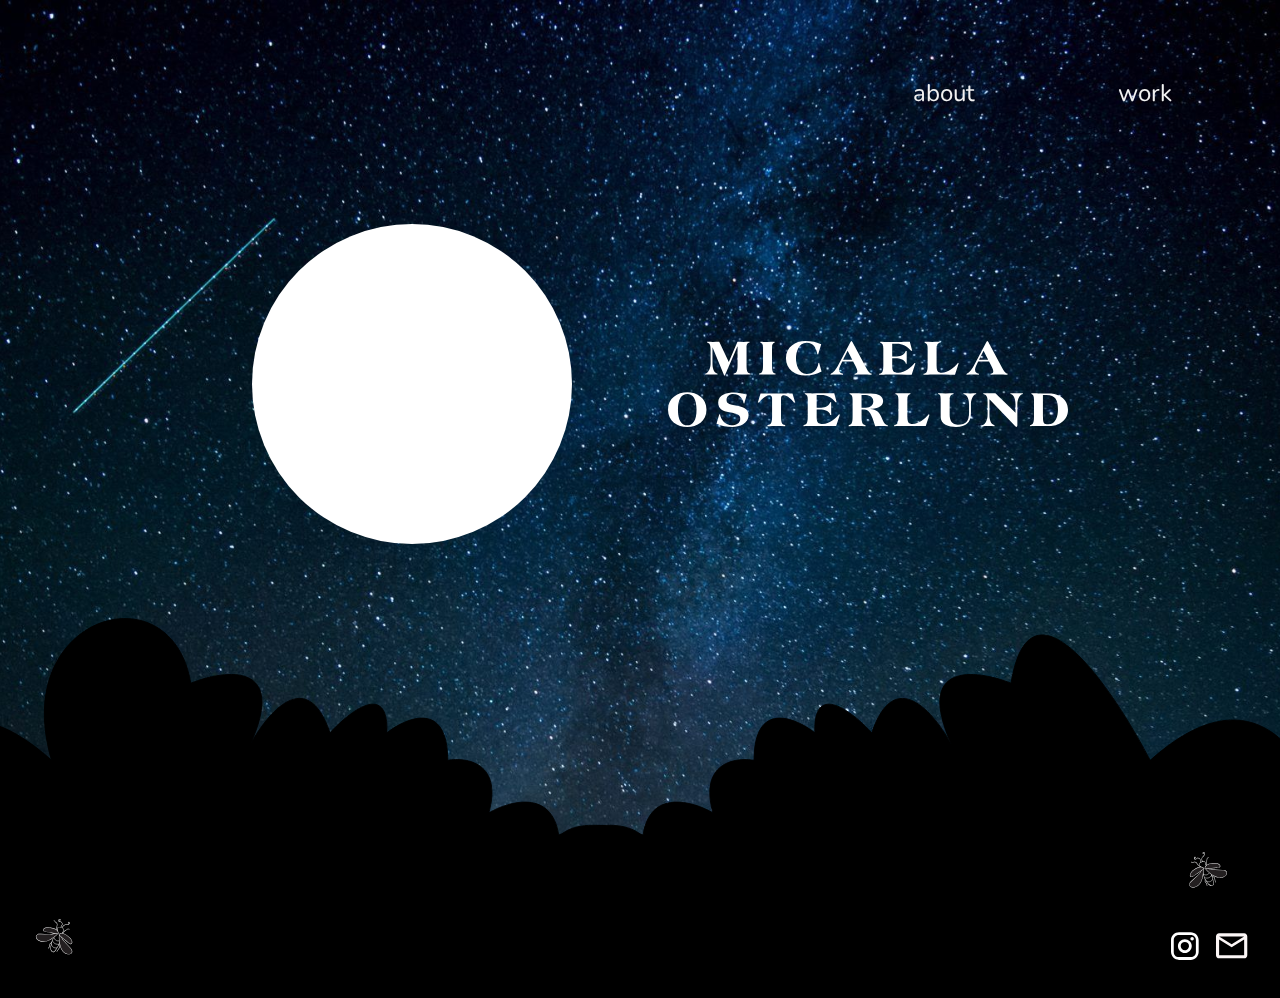
<file: index.html>
<!-- MICAELA OSTERLUND
================================================================== -->

<!DOCTYPE html>

<head>

  <title>Micaela Osterlund</title>
  <meta charset="UTF-8">
  <meta name="description" content="A graphic designer based in the Niagara Region.">
  <meta name="viewport" content="width=device-width, initial-scale=1">
  <link rel="stylesheet" href="styles.css">
  <link rel="preconnect" href="https://fonts.googleapis.com">
  <link rel="preconnect" href="https://fonts.gstatic.com" crossorigin>
  <link href="https://fonts.googleapis.com/css2?family=Nunito:wght@400;700&display=swap" rel="stylesheet">

</head>

<body class="home">

 
  <!-- NAVIGATION -->
  <nav>
    <a href="index.html" class="home-link">home</a>
    <a href="about.html" class="about-link">about</a>
    <a href="work.html" class="work-link">work</a>
  </nav>

  <!-- HEADER  -->
  <header>
    <a href="index.html" class="moon-and-stars">
      <img src="images/moon-and-stars.svg" alt="moon and stars">
    </a>
    <div class="nav-toggle">
      <span></span>
      <span></span>
      <span></span>
    </div>
  </header>



  <!-- PAGE CONTENT -->
  <main>

    <!-- BLINKING STARS -->
    <div class="star star-1"><img src="images/star.svg" alt=""></div>
    <div class="star star-2"><img src="images/star.svg" alt=""></div>
    <div class="star star-3"><img src="images/star.svg" alt=""></div>
    <div class="star star-4"><img src="images/star.svg" alt=""></div>
    <div class="star star-5"><img src="images/star.svg" alt=""></div>
    <div class="star star-6"><img src="images/star.svg" alt=""></div>
    <div class="star star-7"><img src="images/star.svg" alt=""></div>
    <div class="star star-8"><img src="images/star.svg" alt=""></div>
    <div class="star star-9"><img src="images/star.svg" alt=""></div>




    <!-- GRID -->
    <div class="grid">


      <!-- WAXING AND WANING MOON -->
      <div class="wax-and-wane">
        <img src="images/moon-1.svg" alt="" class="active-phase">
        <img src="images/moon-2.svg" alt="">
        <img src="images/moon-3.svg" alt="">
        <img src="images/moon-4.svg" alt="">
        <img src="images/moon-5.svg" alt="">
        <img src="images/moon-6.svg" alt="">
        <img src="images/moon-7.svg" alt="">
        <img src="images/moon-8.svg" alt="">
      </div>
      
      <!-- NAME -->
      <img src="images/logo.svg" alt="MICAELA OSTERLUND" class="home-logo">

    </div> 
    <!-- /end GRID -->
    



    <!-- FIREFLIES -->
    <div class="firefly firefly-1"></div>
    



    <!-- TREELINE -->
    <img src="images/treeline.svg" alt="" class="treeline">


  </main>


  <!-- FOOTER -->
  <footer>

    <div class="firefly"></div>

    <div class="links">
      <a href="https://www.instagram.com/hello.micaela.o"><img src="images/instagram.svg" alt="Instagram"></a>
      <a href="mailto:hello.micaela.o@gmail.com"><img src="images/email.svg" alt="Instagram"></a>
    </div>


  </footer>


  <script src="scripts.js"></script>
</body>
</file>
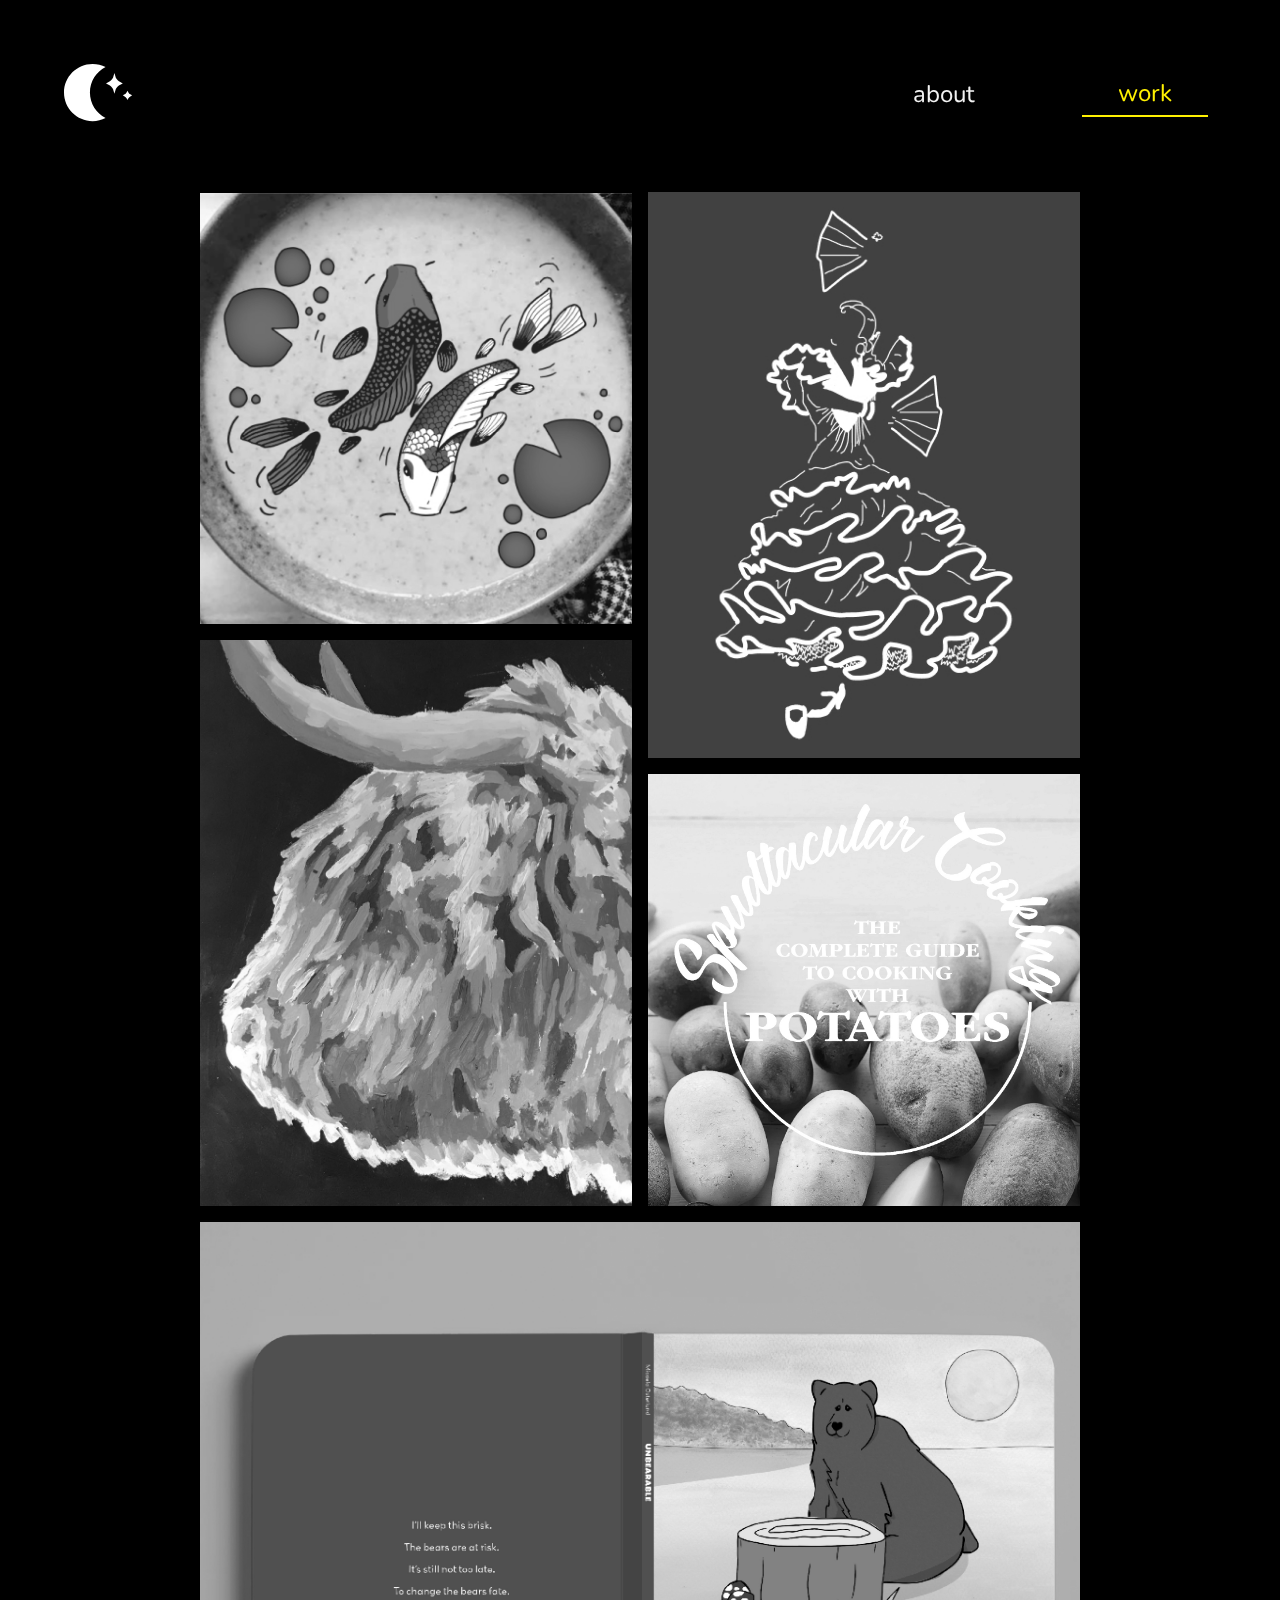
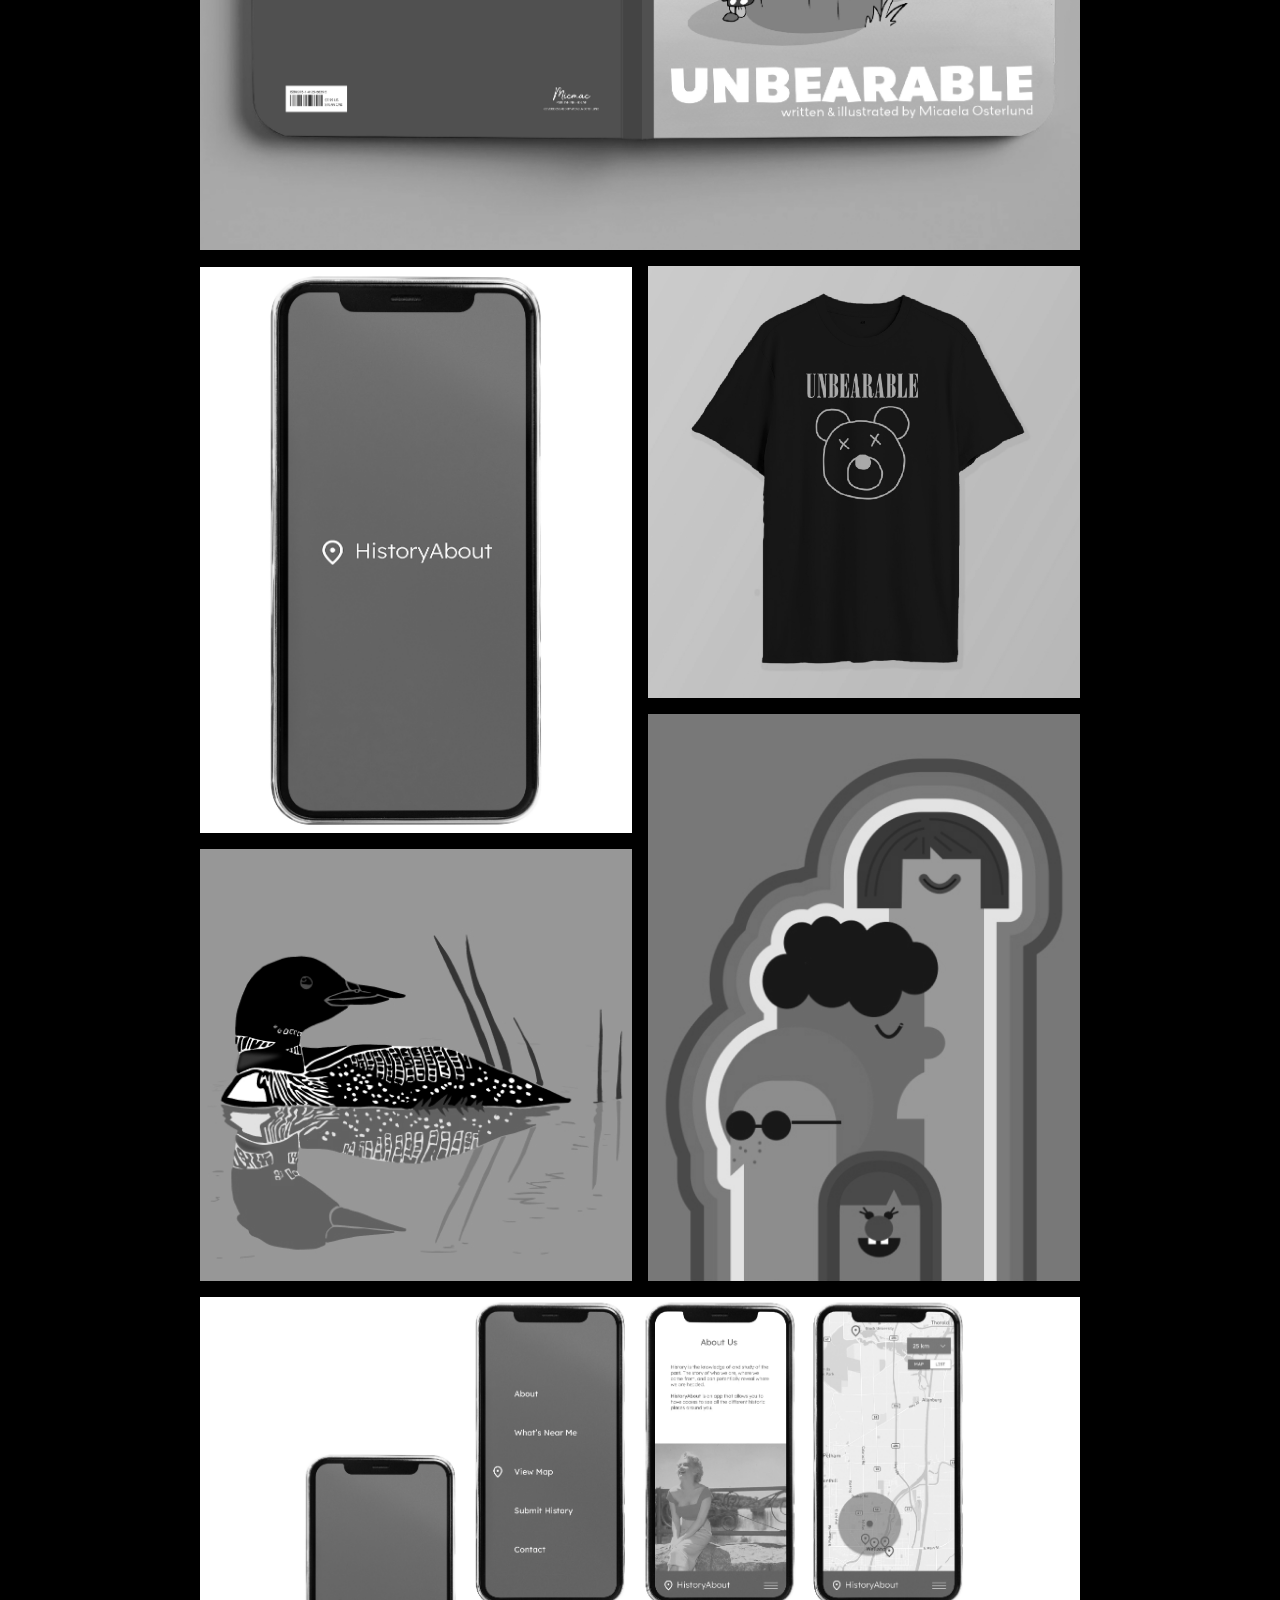
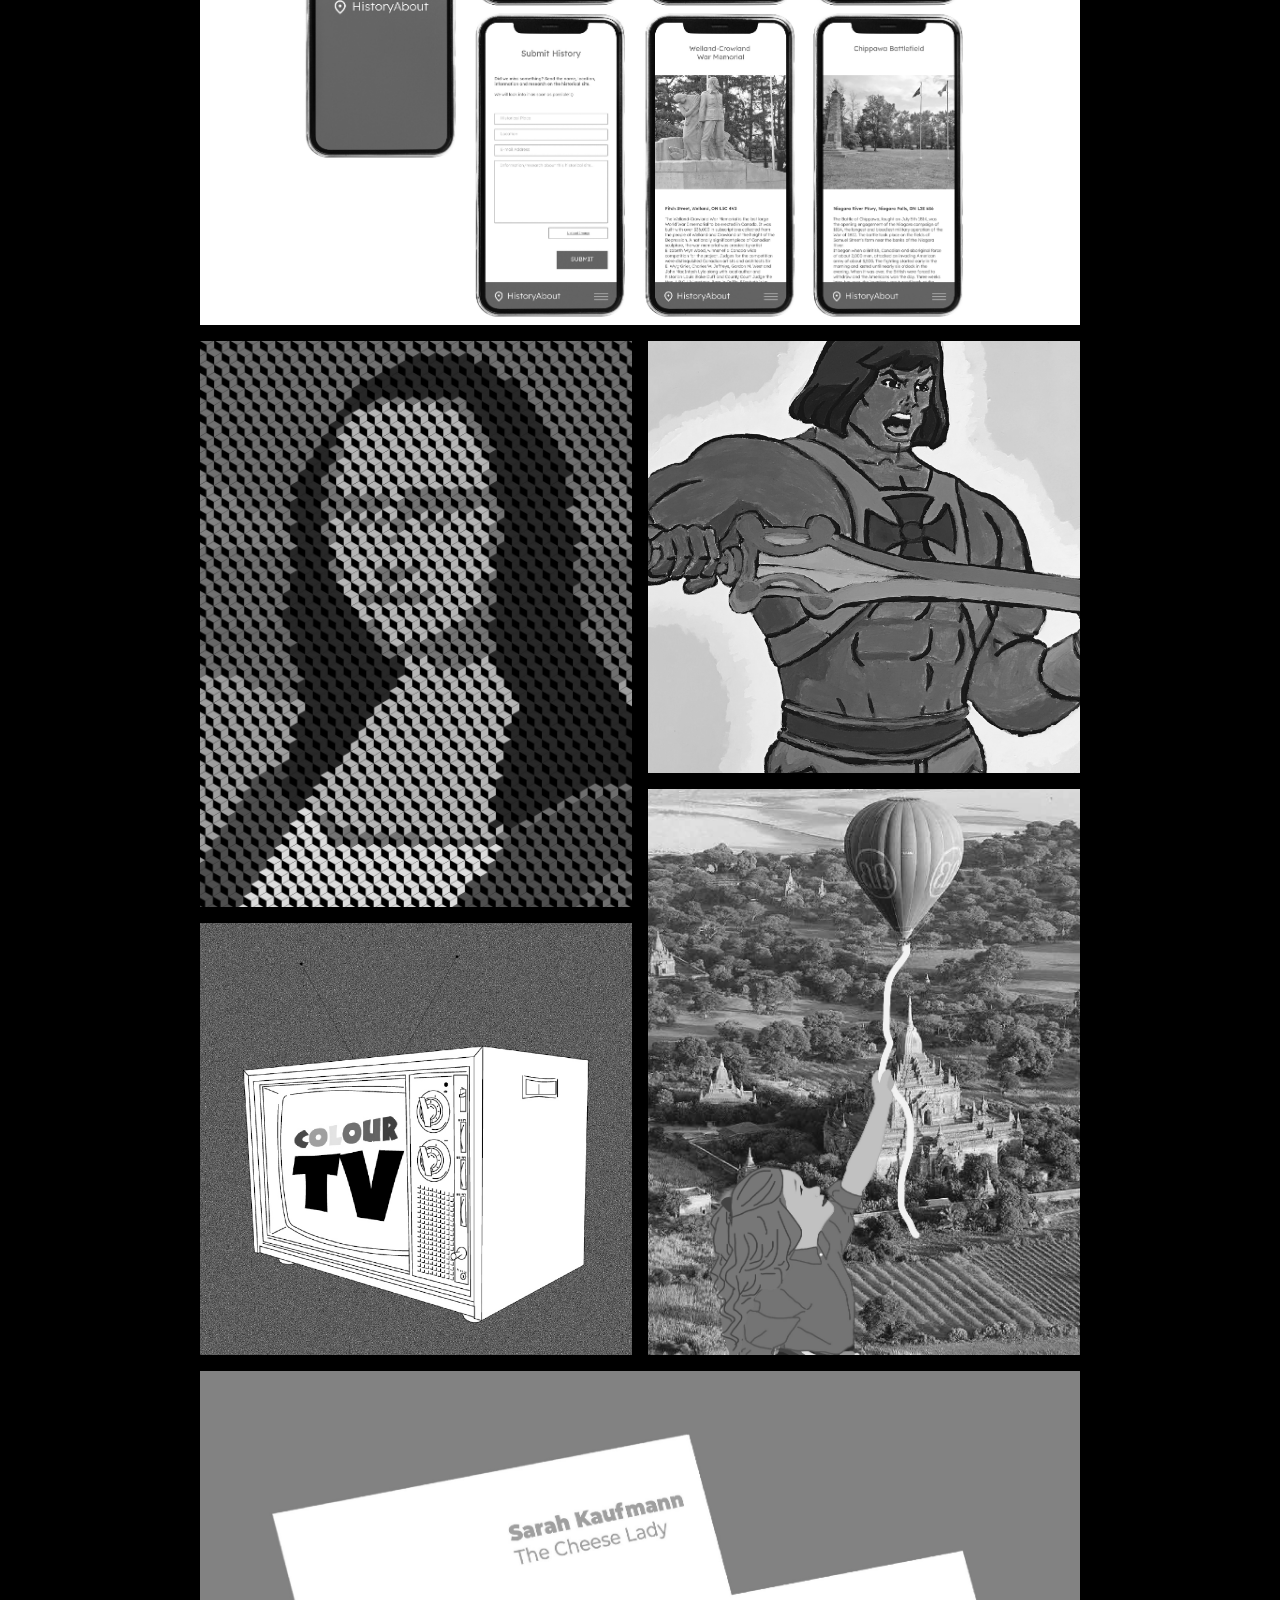
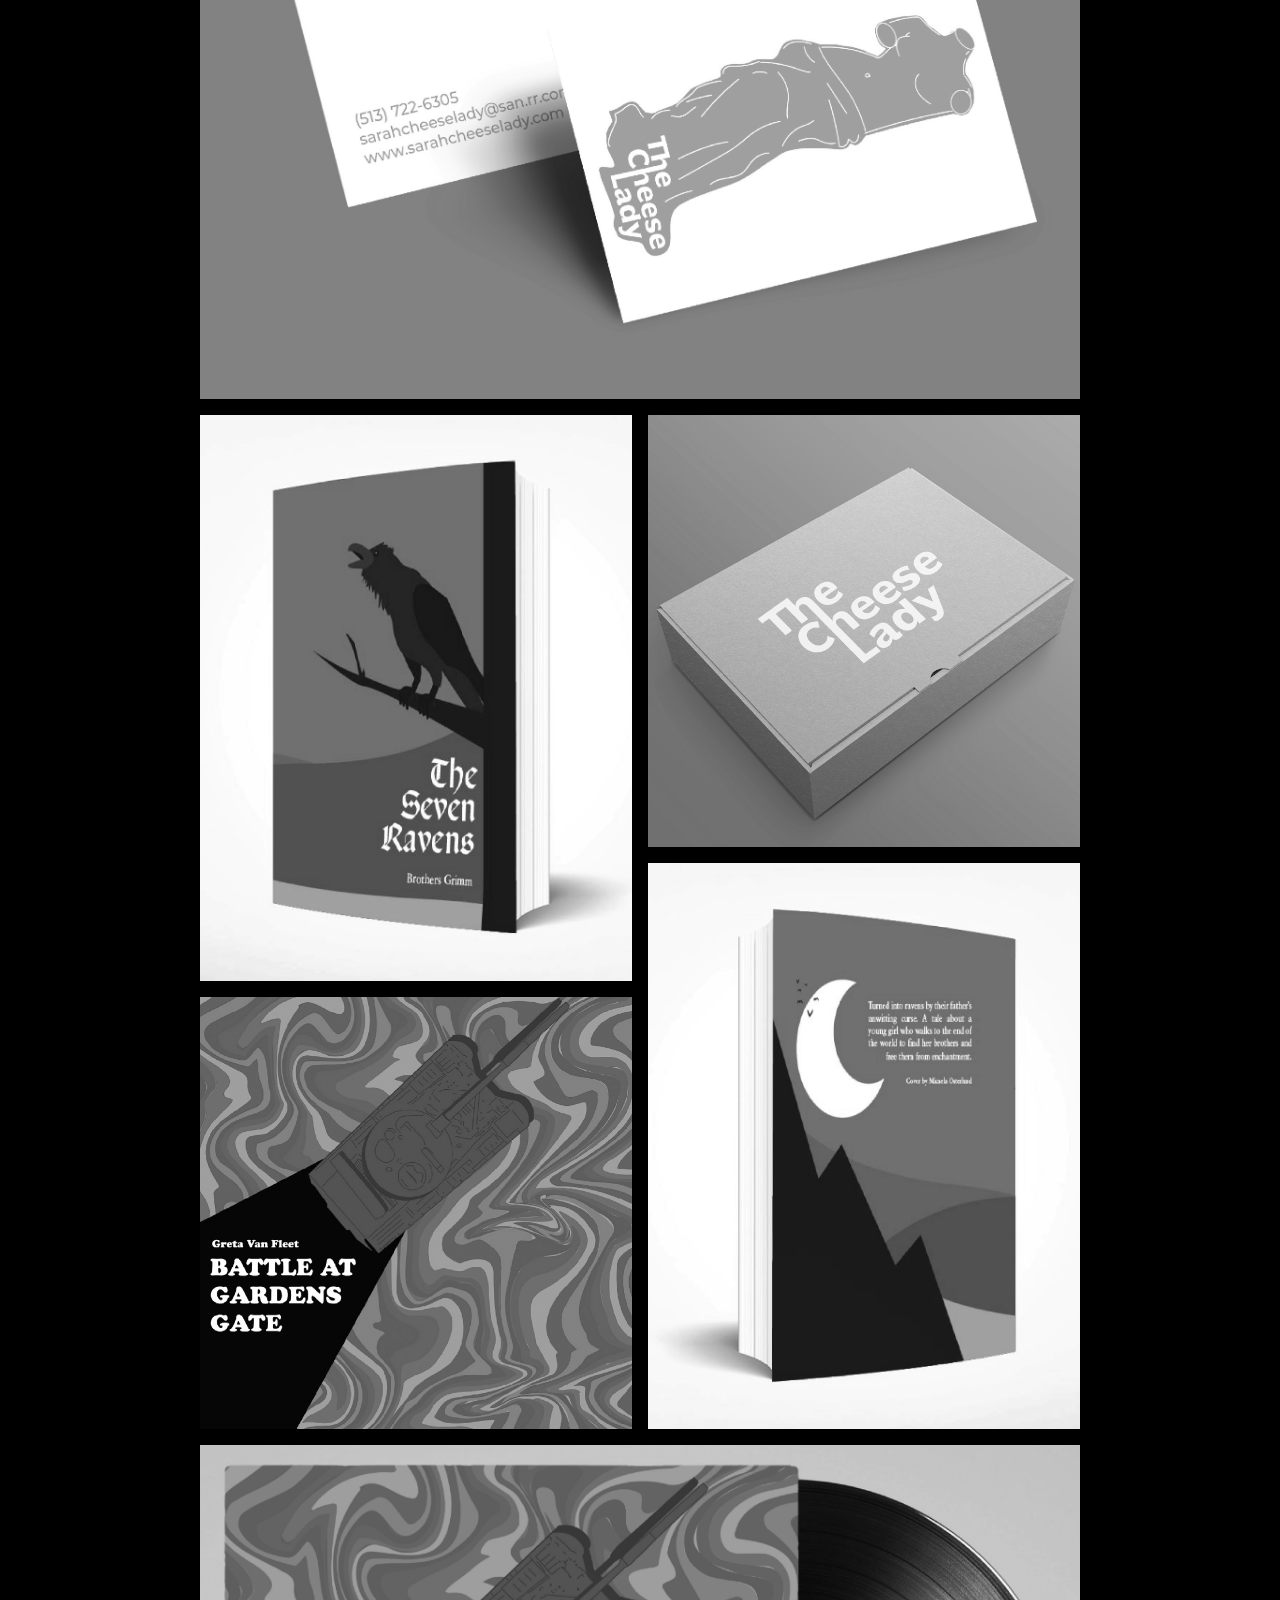
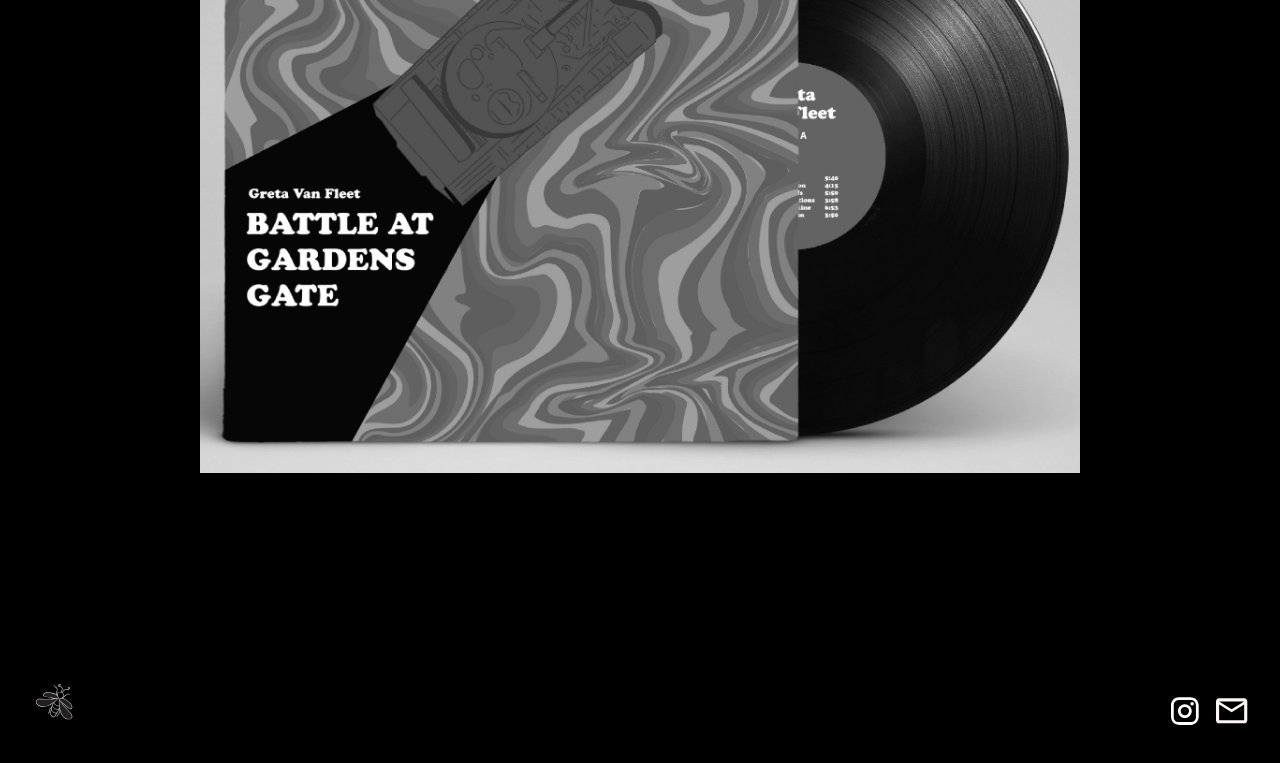
<file: work.html>
<!-- MICAELA OSTERLUND
================================================================== -->

<!DOCTYPE html>

<head>

  <title>WORK | MICAELA OSTERLUND</title>
  <meta charset="UTF-8">
  <meta name="description" content="A graphic designer based in the Niagara Region.">
  <meta name="viewport" content="width=device-width, initial-scale=1">
  <link rel="stylesheet" href="styles.css">
  <link rel="preconnect" href="https://fonts.googleapis.com">
  <link rel="preconnect" href="https://fonts.gstatic.com" crossorigin>
  <link href="https://fonts.googleapis.com/css2?family=Nunito:wght@400;700&display=swap" rel="stylesheet">

</head>

<body class="work">

 
  <!-- NAVIGATION -->
  <nav>
    <a href="index.html" class="home-link">home</a>
    <a href="about.html" class="about-link">about</a>
    <a href="work.html" class="work-link">work</a>
  </nav>

  <!-- HEADER  -->
  <header>
    <a href="index.html" class="moon-and-stars">
      <img src="images/moon-and-stars.svg" alt="moon and stars">
    </a>
    <div class="nav-toggle">
      <span></span>
      <span></span>
      <span></span>
    </div>
  </header>



  <!-- PAGE CONTENT -->
  <main>

    <!-- PORTFOLIO GRID -->
    <div class="grid">


      <div class="column">
        <img src="images/work/koi-soup.jpeg" alt="">
        <img src="images/work/bluebuf.jpg" alt="">
      </div>


      <div class="column">
        <img src="images/work/flamenco.jpeg" alt="">
        <img src="images/work/potatoe.jpg" alt="">
      </div>


      <div class="column full-width">
        <img src="images/work/unbearable.jpg" alt="">
      </div>


      <div class="column">
        <img src="images/work/historyabout.jpg" alt="">
        <img src="images/work/loon.jpeg" alt="">
      </div>


      <div class="column">
        <img src="images/work/shirt.jpg" alt="">
        <img src="images/work/cool-doodles.jpeg" alt="">
      </div>


      <div class="column full-width">
        <img src="images/work/history.jpg" alt="">
      </div>

        <div class="column">
        <img src="images/work/mona.jpg" alt="">
        <img src="images/work/tv.jpg" alt="">
      </div>


      <div class="column">
        <img src="images/work/heman.jpg" alt="">
        <img src="images/work/airballoon.jpg" alt="">
      </div>


      <div class="column full-width">
        <img src="images/work/cheeseldy.jpg" alt="">
      </div>


       <div class="column">
        <img src="images/work/crow1.jpg" alt="">
        <img src="images/work/album.jpg" alt="">
      </div>


      <div class="column">
        <img src="images/work/cheese.jpg" alt="">
        <img src="images/work/crow2.jpg" alt="">
      </div>


      <div class="column full-width">
        <img src="images/work/greta.jpg" alt="">
      </div>



    </div>
    




  </main>



  <!-- FOOTER -->
  <footer>

    <div class="firefly"></div>

    <div class="links">
      <a href="https://www.instagram.com/hello.micaela.o"><img src="images/instagram.svg" alt="Instagram"></a>
      <a href="mailto:hello.micaela.o@gmail.com"><img src="images/email.svg" alt="Instagram"></a>
    </div>


  </footer>


  <script src="scripts.js"></script>
</body>
</file>
<file: styles.css>
/* MICAELA OSTERLUND
================================================================== */




/* BASE STYLES
================================================================== */

* {
  box-sizing: border-box;
}

body {
  background: #000000;
  color: #F2F2F2;
  margin: 0;
  padding: 0 0 0;
  font-family: 'Nunito', sans-serif;
  font-weight: normal;
  font-size: 16px;
  line-height: 1.3;
  display: block;
  overflow-x: hidden;
  width: 100vw;
  max-width: 100%;
}

img {
  max-width: 100%;
  height: auto;
}

main {
  display: block;
  margin: 0 auto;
  min-height: 100vh;
  position: relative;
  padding: 6em 1em;
}

header {
  display: block;
  margin: 0 auto;
}



/* TYPOGRAPHY
================================================================== */

h1 {
  font-family: sans-serif;
  font-size: 40px;
}

h2 {}

h3 {}

p {}

a {
  color: inherit;
  transition: all 0.5s;
}

a:hover {
  color: #FFF101;
}




/* GRID
================================================================== */

.grid {
  display: grid;
  grid-template-columns: 1fr;
  grid-gap: 1em;
  align-items: center;
  justify-content: center;
  justify-items: center;
  max-width: 55em;
  margin: 6em auto;
}

.column {
  display: grid;
  grid-template-columns: 1fr;
  grid-gap: 1em;
}

.full-width {
  grid-column: 1 / -1;
}


/* NAVIGATION
================================================================== */

nav {
  display: grid;
  grid-template-columns: 1fr;
  background: black;
  padding: 3em;
  position: fixed;
  width: 100vw;
  height: 100vh;
  z-index: 5;
  justify-content: center;
  align-items: center;
  justify-items: center;
  align-content: center;
  grid-gap: 3em;
  font-size: 1.5em;
  opacity: 0%;
  transform: translateX(100vw);
  transition: opacity 0.5s;
}

.nav-active nav {
  opacity: 100%;
  transform: translateX(0);
}

.nav-toggle {
  position: fixed;
  font-size: 1.5em;
  right: 1em;
  top: 1em;
  width: 2em;
  height: 2em;
  z-index: 6;
  display: grid;
  align-items: center;
  justify-content: center;
  align-content: center;
  cursor: pointer;
  transform-origin: center;
  transition: transform 0.5s;
}

.nav-toggle span {
  display: block;
  height: 2px;
  width: 2em;
  background-color: #F2F2F2;
  margin: 0.125em;
  transform: rotate(0);
  transition: all 0.25s;
  transform-origin: center;
}

.nav-toggle:hover {
  transform: scale(1.1);
}

.nav-active .nav-toggle span:nth-child(1) {
  transform: rotate(-45deg) translate(-0.25em, 0.25em);
}

.nav-active .nav-toggle span:nth-child(2) {
  opacity: 0%;
}

.nav-active .nav-toggle span:nth-child(3) {
  transform: rotate(45deg) translate(-0.25em, -0.25em);
}

nav a {
  text-decoration: none;
  display: block;
  padding: 0.25em 1.5em;
}

.home-link {
  display: block;
}

.home .home-link,
.about .about-link,
.work .work-link {
  color: #FFF101;
  border-bottom: 2px solid;
}

.moon-and-stars {
  position: fixed;
  top: 4em;
  left: 4em;
  z-index: 4;
}

.moon-and-stars img {
  display: block;
  margin: 0;
  width: 100%;
}


/* FOOTER
================================================================== */

footer {
  background: #000000;
  color: #F2F2F2;
  padding: 1em;
  position: relative;
}

.links{
  display: grid;
  grid-template-columns: auto auto;
  align-items: center;
  align-content: center;
  justify-content: end;
  grid-gap: 1em;
  padding: 1em;
}

.links a {
  display: block;
  text-decoration: none;
  transform: scale(1);
  transition: transform 0.5s;
}

.links a:hover {
  transform: scale(1.1);
}

footer .firefly {
  position: absolute;
  bottom: 0;
  left: 0;
  transform: rotate(45deg);
  margin: 2em;
  animation-delay: 1s;
}

footer .firefly::before {
  animation-delay: 2s;
}




/* HOME
================================================================== */

.home {
  background-image: url(images/night-sky.jpg);
  background-size: cover;
  background-position: center;
}

.home .grid {
  justify-content: center;
  grid-gap: 2em;
}

.wax-and-wane {
  position: relative;
  width: 20em;
  height: 20em;
  cursor: pointer;
  margin: 2em auto;
  display: block;
}

.wax-and-wane img {
  opacity: 0%;
  position: absolute;
  width: 100%;
  height: 100%;
  transition: opacity 0.25s linear;
}

.wax-and-wane .active-phase {
  opacity: 100%;
}

.home-logo {
  display: block;
  margin: 0 auto;
  width: 25em
}

.treeline {
  position: absolute;
  bottom: -1em;
  left: 0;
  width: 100vw;
  z-index: 1;
}

.home .moon-and-stars {
  display: none;
}





/* BLINKING STARS
================================================================== */

.star {
  position: absolute;
  z-index: -1;
  animation-name: blinking;
  animation-duration: 2s;
  animation-timing-function: ease-in-out;
  animation-iteration-count: infinite;
  animation-direction: alternate;
  opacity: 0%;
}

.star-1 {
  transform: scale(1);
  top: 20vh;
  left: 20vw;
  animation-delay: 1.1s;
}

.star-2 {
  transform: scale(0.5);
  top: 40vh;
  left: 40vw;
  animation-delay: 1.5s;
}

.star-3 {
  transform: scale(0.25);
  top: 70vh;
  left: 80vw;
  animation-delay: 1.5s;
}

.star-4 {
  transform: scale(0.25);
  top: 25vh;
  left: 5vw;
  animation-delay: 1.325s;
}

.star-5 {
  transform: scale(0.325);
  top: 95vh;
  left: 25vw;
  animation-delay: 0.75s;
}

.star-6 {
  transform: scale(0.175);
  top: 50vh;
  left: 10vw;
  animation-delay: 1.25s;
}

.star-7 {
  transform: scale(0.5);
  top: 90vh;
  left: 50vw;
  animation-delay: 0.6s;
}

.star-8 {
  transform: scale(0.25);
  top: 60vh;
  left: 85vw;
  animation-delay: 0.5s;
}

.star-9 {
  transform: scale(0.325);
  top: 90vh;
  left: 10vw;
  animation-delay: 1.25s;
}

@keyframes blinking {
  from {
    opacity: 0%;
  }
  to {
    opacity: 100%;
  }
}


/* FIREFLIES
================================================================== */

.firefly {
  display: block;
  height: 3em;
  width: 3em;
  background-image: url(images/firefly.svg);
  background-size: contain;
  background-position: center;
  background-repeat: no-repeat;
  position: relative;
}

.firefly:before {
  content: '';
  position: absolute;
  width: 2.5em;
  height: 2.5em;
  bottom: -0.25em;
  right: 0;
  background-image: radial-gradient(circle, #FFF101, transparent 50%);
  animation-name: firefly;
  animation-duration: 3s;
  animation-iteration-count: infinite;
  animation-direction: alternate;
  opacity: 0%;
}


.home .firefly-1 {
  position: absolute;
  bottom: 0em;
  right: 3em;
  z-index: 2;
}

@keyframes firefly {
  0% {
    opacity: 0%;
  }
  75% {
    opacity: 0%;
  }
  100% {
    opacity: 50%;
  }
}


/* ABOUT
================================================================== */

.about .grid img {
  display: block;
  filter: grayscale(1);
  transition: all 0.5s;
}

.about .grid img:hover {
  filter: grayscale(0);
}



/* WORK
================================================================== */

.work .grid img {
  display: block;
  filter: grayscale(1);
  transition: all 0.5s;
}

.work .grid img:hover {
  filter: grayscale(0);
}



/* MEDIA QUERIES
================================================================== */

@media (min-width: 900px) {

  .grid {
    grid-template-columns: 1fr 1fr;
  }

  nav {
    transform: translateX(0);
    opacity: 100%;
    top: 0;
    right: 0;
    left: auto;
    width: auto;
    height: auto;
    background: transparent;
    grid-template-columns: auto auto;
    justify-content: end;
  }

  .nav-toggle {
    display: none;
  }

  .home-link {
    display: none;
  }



}
</file>
